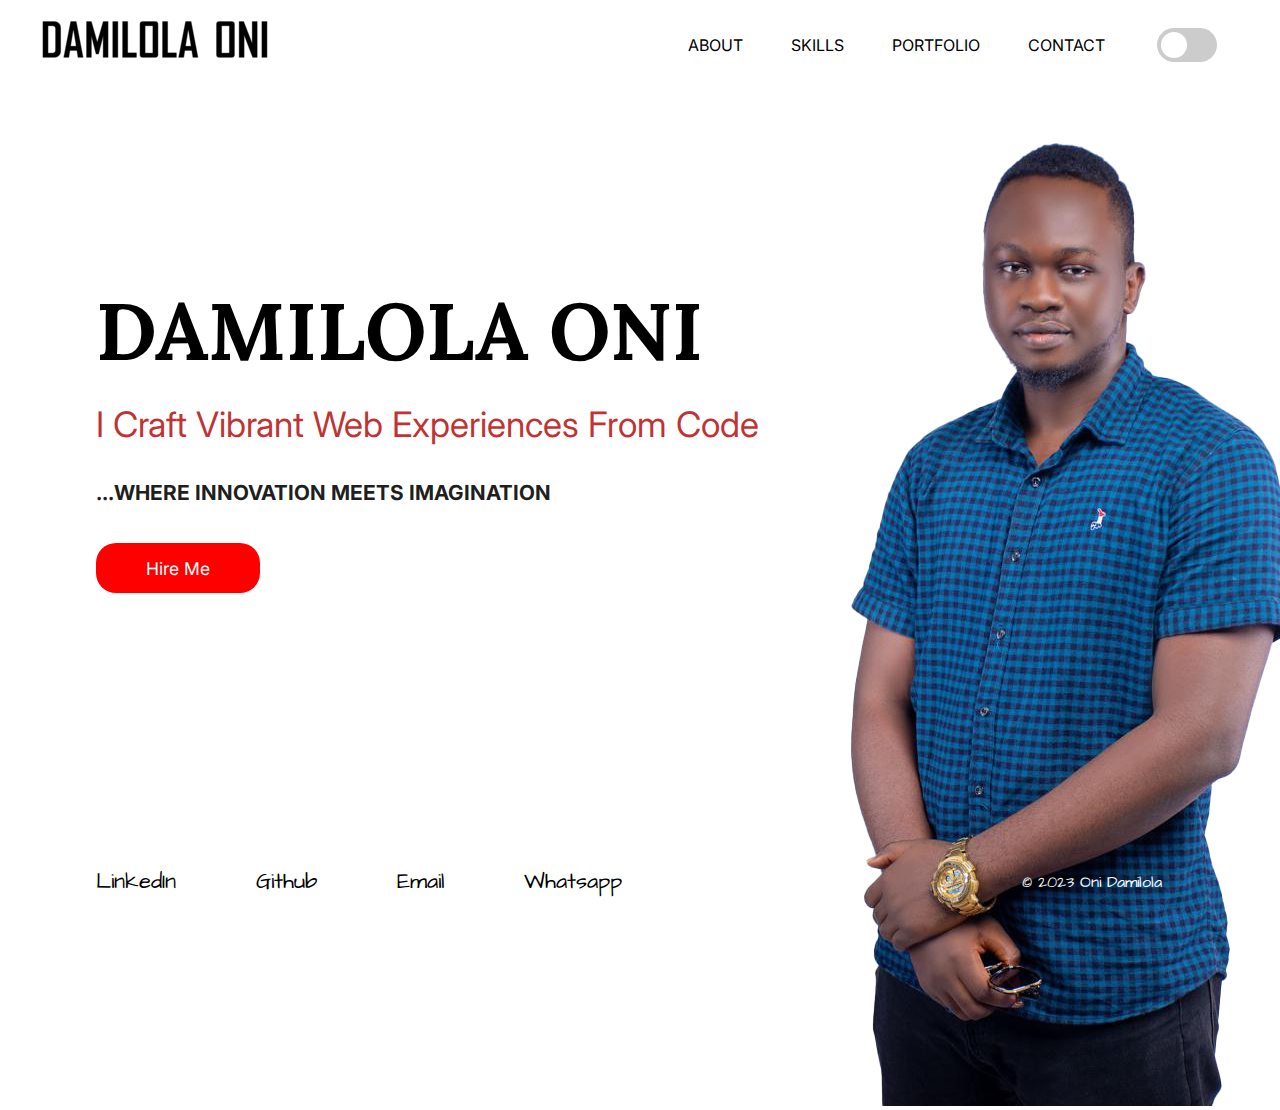
<file: index.html>
<!DOCTYPE html>
<html lang="en">
<head>
    <meta charset="UTF-8">
    <meta name="viewport" content="width=device-width, initial-scale=1.0">
    <title>My Portfolio</title>



    <link rel="icon" type="image/x-icon" href="./images/favicon.ico">
  <link rel="stylesheet" href="./Styles/style.css">
  <link rel="preconnect" href="https://fonts.googleapis.com">
<link rel="preconnect" href="https://fonts.gstatic.com" crossorigin>
<link href="https://fonts.googleapis.com/css2?family=Architects+Daughter&family=Inter:wght@700&family=Lora:ital,wght@0,400;1,500&display=swap" rel="stylesheet">
</head>
<body id="body">

    <header class="nav">
        
        <div class="logo">
            <a href="index.html" class="whiteLogo"><img src="./images/Personal Logo.png" alt="logo"></a>
            <a href="index.html" class="darkLogo"><img src="./images/Personal-Logo-white.png" alt="logo"></a>
        </div>
        

        <div class="right-nav">
            <div class="hamburgerContainer">
            <!-- numeric character code/reference in HTML for Hamburger-->
            <span class="light-ham" style="color: rgb(0, 0, 0);">&#9776;</span>
            <span class="dark-ham" style="color: rgb(255, 255, 255);">&#9776;</span>
            </div>
        
            <div class="overlay" id="overlay">
                <div class="closeButton" onclick="closeOverlay()">&times;</div>
                <ul class="menu" id="navMenuHam">
                    <li><a href="about.html">ABOUT</a></li>
                    <li><a href="skills.html">SKILLS</a></li>
                    <li><a href="portfolio.html">PORTFOLIO</a></li>
                    <li><a href="contact.html">CONTACT</a></li>
                </ul>
                


            </div>
        
        

            <ul class="menu">
                <li><a href="about.html">ABOUT</a></li>
                <li><a href="skills.html">SKILLS</a></li>
                <li><a href="portfolio.html">PORTFOLIO</a></li>
                <li><a href="contact.html">CONTACT</a></li>
            </ul>


    

            <div class="toggle-button" >
                <label class="switch" id="togg">
                    <input type="checkbox" id="toggleCheckbox">
                    <span class="slider round"></span>
                </label>
            </div>

        </div>
        
    
    </header>


    <div class="container">




        <div class="leftSidebar">
            <div class="overlayy"></div>
            <div class="newHeroImage">
                <img src="./images/boss.png" alt="ONI Damilola Img" />
           </div>
                       

            <div class="relativeContainer">
                
                
                <div class="middleContent">
                    <h1>DAMILOLA ONI</h1>
                    <p>I Craft Vibrant Web Experiences From Code</p>
                    <h4>...WHERE INNOVATION MEETS IMAGINATION</h4>
                    <a href="contact.html"><button>Hire Me</button></a>
                </div>
            </div>

            <div class="foot">
                <ul class="leftFooter">
                    <li><a href="https://www.linkedin.com/in/damilola-oni-3a6811107/">LinkedIn</a></li>
                    <li><a href="https://github.com/damsman10">Github</a></li>
                    <li><a href="mailto: damilolaoni07@gmail.com">Email</a></li>
                    <li><a href="https://wa.me/2348108648372">Whatsapp</a></li>
                </ul>
                <div class="rightFooter">
                    <p>© 2023 Oni Damilola</p>
                </div> 

            </div>
        </div>


        

    </div>
    <script src="./Js/script.js"></script>
</body>
</html>
</file>
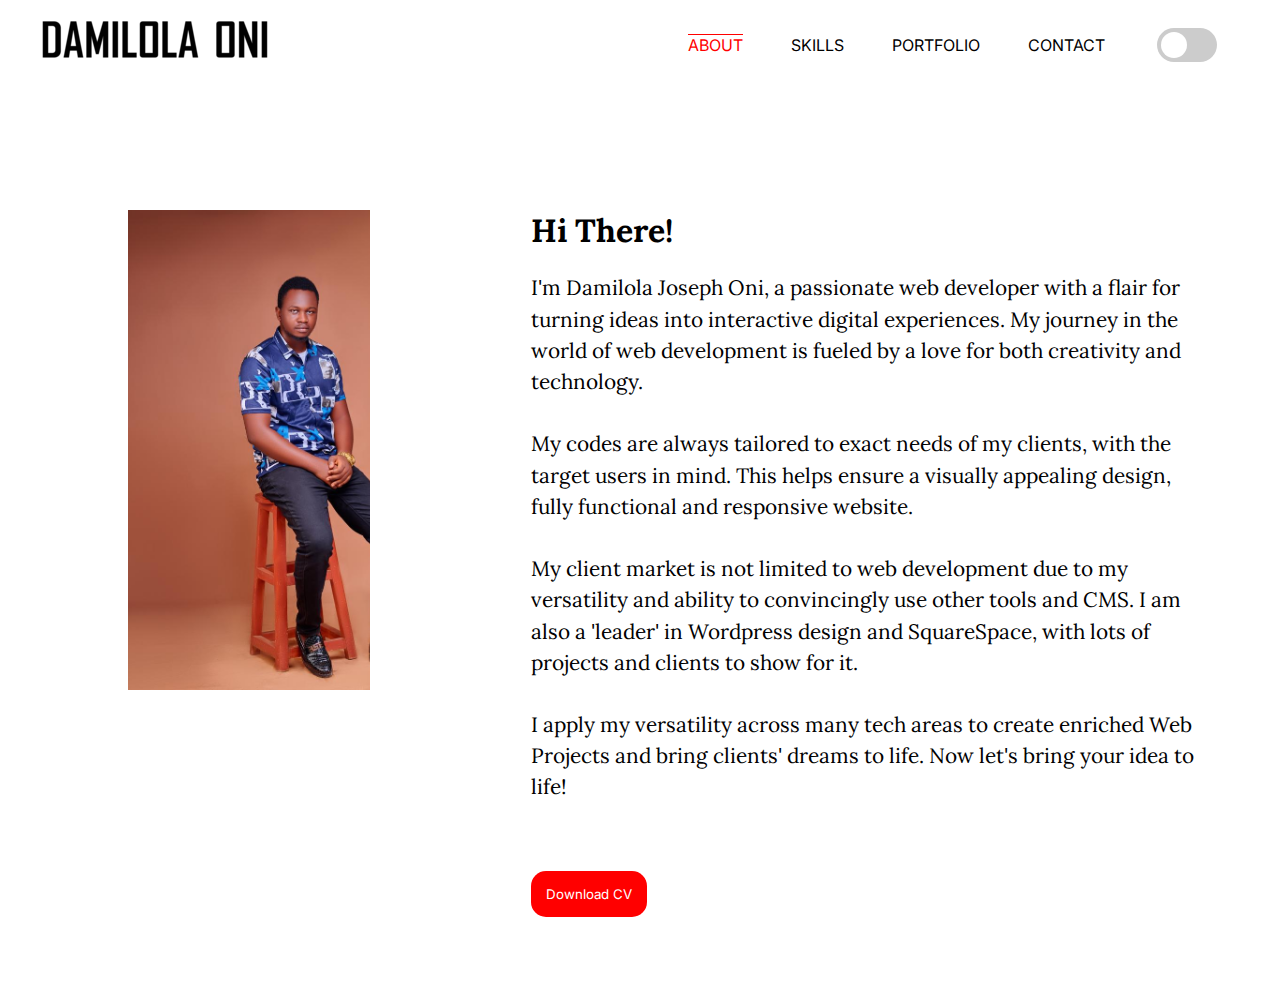
<file: about.html>
<!DOCTYPE html>
<html lang="en">
<head>
    <meta charset="UTF-8">
    <meta name="viewport" content="width=device-width, initial-scale=1.0">
    <title>About</title>
    <link rel="icon" type="image/x-icon" href="./images/favicon.ico">
  <link rel="stylesheet" href="./Styles/style.css">
  <link rel="stylesheet" href="./Styles/about.css">
  <link rel="preconnect" href="https://fonts.googleapis.com">
<link rel="preconnect" href="https://fonts.gstatic.com" crossorigin>
<link href="https://fonts.googleapis.com/css2?family=Architects+Daughter&family=Inter:wght@700&family=Lora:ital,wght@0,400;1,500&display=swap" rel="stylesheet">
</head>
<body id="body">
    
    <header class="nav">
        
        <div class="logo">
            <a href="index.html" class="whiteLogo"><img src="./images/Personal Logo.png" alt="logo"></a>
            <a href="index.html" class="darkLogo"><img src="./images/Personal-Logo-white.png" alt="logo"></a>
        </div>
        

        <div class="right-nav">
            <div class="hamburgerContainer">
            <!-- numeric character code/reference in HTML for Hamburger-->
            <span class="light-ham" style="color: rgb(0, 0, 0);">&#9776;</span>
            <span class="dark-ham" style="color: rgb(255, 255, 255);">&#9776;</span>
            </div>
        
            <div class="overlay" id="overlay">
                <div class="closeButton" onclick="closeOverlay()">&times;</div>
                <ul class="menu" id="navMenuHam">
                    <li><a href="about.html" class="active">ABOUT</a></li>
                    <li><a href="skills.html">SKILLS</a></li>
                    <li><a href="portfolio.html">PORTFOLIO</a></li>
                    <li><a href="contact.html">CONTACT</a></li>
                </ul>
                


            </div>
        
        

            <ul class="menu">
                <li><a href="about.html" class="active">ABOUT</a></li>
                <li><a href="skills.html">SKILLS</a></li>
                <li><a href="portfolio.html">PORTFOLIO</a></li>
                <li><a href="contact.html">CONTACT</a></li>
            </ul>


    

            <div class="toggle-button" >
                <label class="switch" id="togg">
                    <input type="checkbox" id="toggleCheckbox">
                    <span class="slider round"></span>
                </label>
            </div>

        </div>
        
    
    </header>

    <div class="container">   

        <div class="leftSidebar">
            
            
            <div class="relativeContainer">
                <!-- <div class="middleContent">
                    <img src="./images/aboutImg.jpeg" alt="" />
                </div> -->
            </div>

        </div>


        <div class="rightSidebar">
            
            

            <div class="text" id="text">
                <h1>Hi There!</h1>

                <div class="insidePic">
                    <img src="./images/aboutImg.jpeg" alt="about" width="30%" />
                </div>
                <p>I'm Damilola Joseph Oni, a passionate web developer with a flair for turning ideas into interactive digital experiences. My journey in the world of web development is fueled by a love for both creativity and technology.<br><br>

                My codes are always tailored to exact needs of my clients, with the target users in mind. This helps ensure a visually appealing design, fully functional and responsive website.<br><br>
                
                My client market is not limited to web development due to my versatility and ability to convincingly use other tools and CMS. I am also a 'leader' in Wordpress design and SquareSpace, with lots of projects and clients to show for it.<br><br>

                I apply my versatility across many tech areas to create enriched Web Projects and bring clients' dreams to life. Now let's bring your idea to life!
                </p>
                
                <div class="download-btn">
                   <button id="downloadButton" onclick="downloadFile()">Download CV</button>
                </div>
                
            </div>
            
            

        </div>

    </div>
    <script src="./Js/about.js"></script>
</body>
</html>
</file>
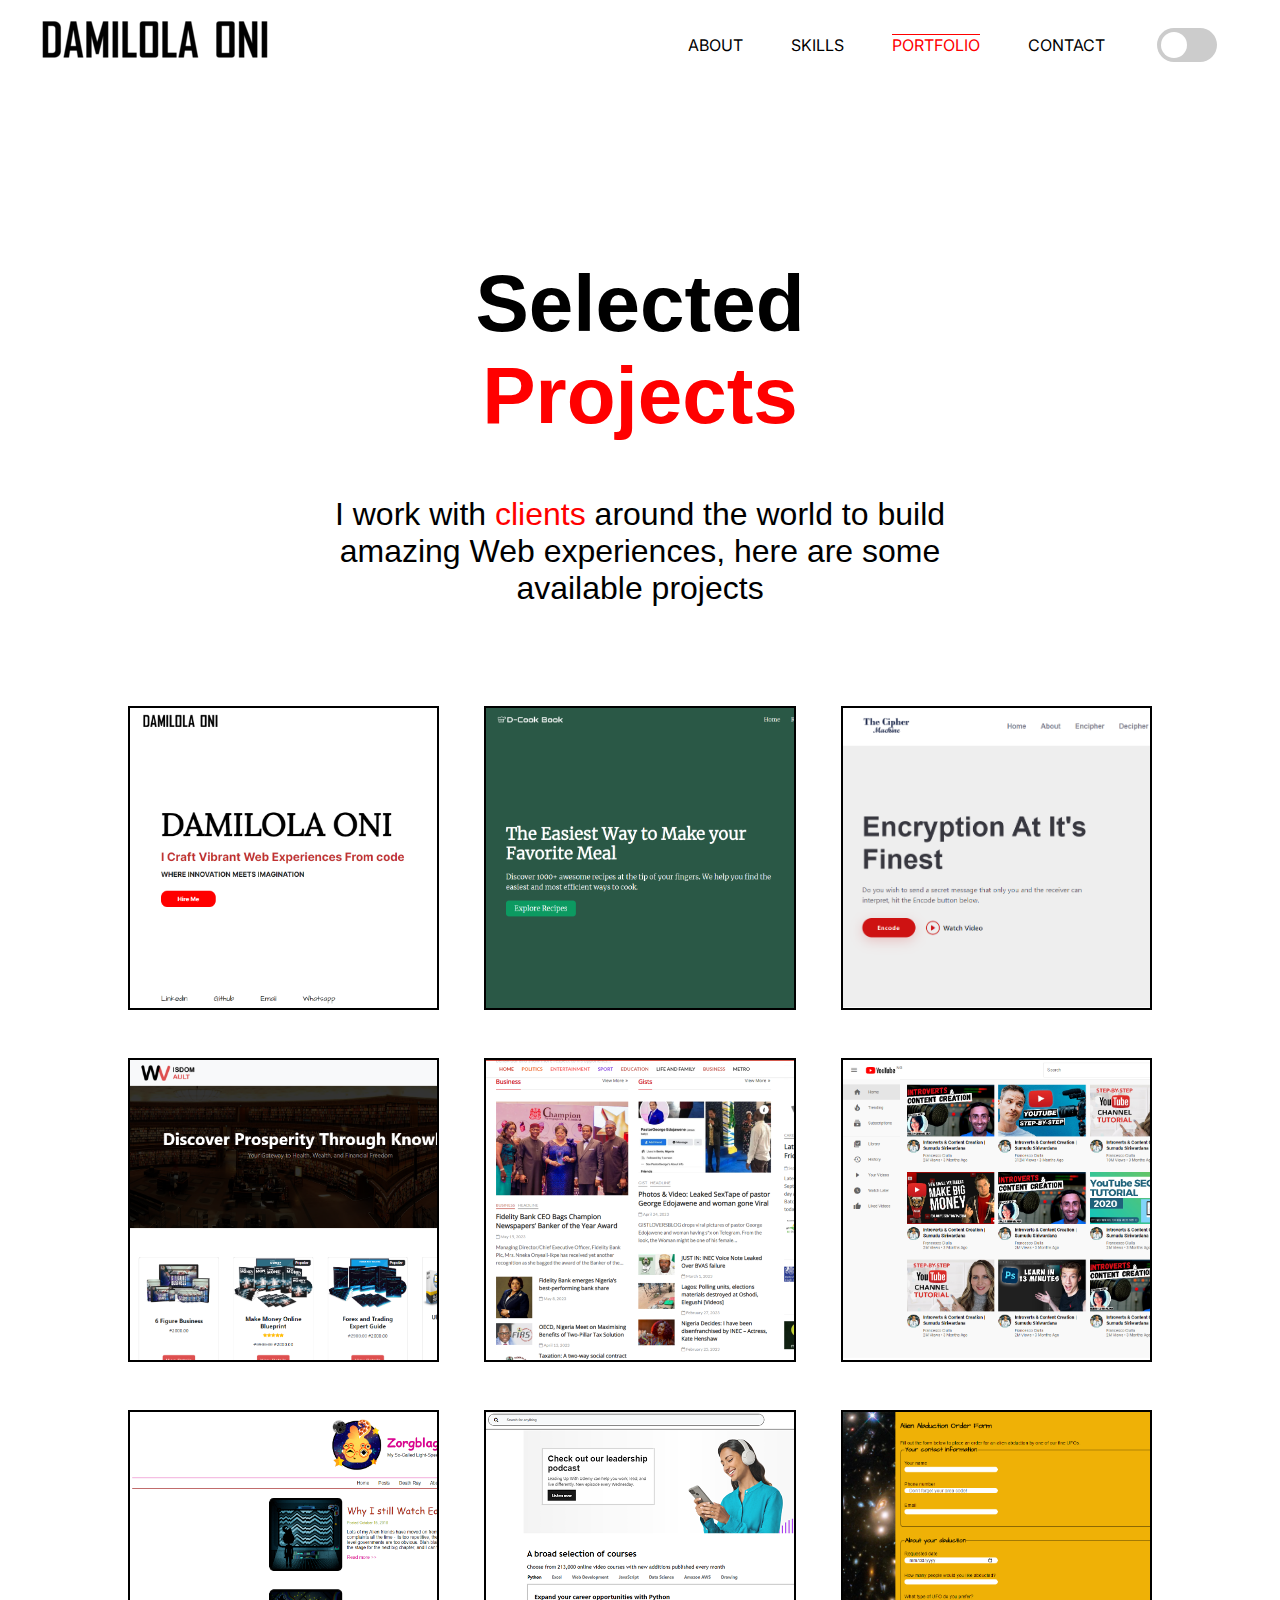
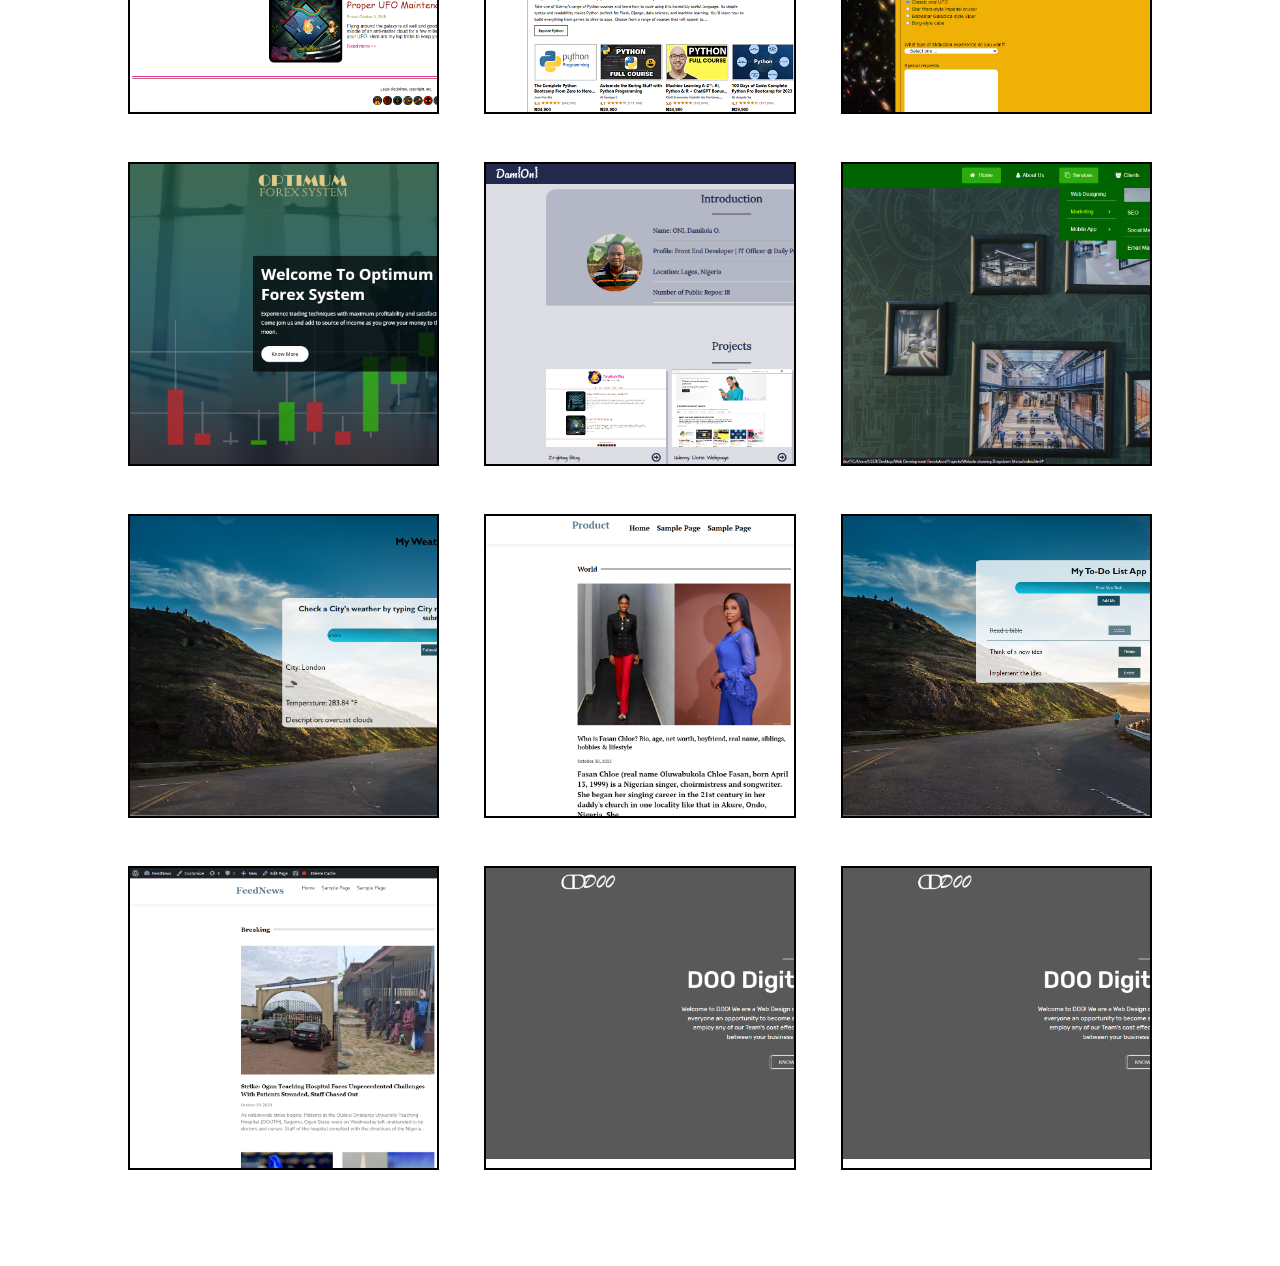
<file: portfolio.html>
<!DOCTYPE html>
<html lang="en">
<head>
    <meta charset="UTF-8">
    <meta name="viewport" content="width=device-width, initial-scale=1.0">
    <title>Portfolio</title>
    <link rel="icon" type="image/x-icon" href="./images/favicon.ico">
  <link rel="stylesheet" href="./Styles/style.css">
  <link rel="stylesheet" href="./Styles/portfolio.css">
  <link rel="preconnect" href="https://fonts.googleapis.com">
<link rel="preconnect" href="https://fonts.gstatic.com" crossorigin>
<link href="https://fonts.googleapis.com/css2?family=Architects+Daughter&family=Inter:wght@700&family=Lora:ital,wght@0,400;1,500&display=swap" rel="stylesheet">

</head>
<body id="body">

    <header class="nav">
        
        <div class="logo">
            <a href="index.html" class="whiteLogo"><img src="./images/Personal Logo.png" alt="logo"></a>
            <a href="index.html" class="darkLogo"><img src="./images/Personal-Logo-white.png" alt="logo"></a>
        </div>
        

        <div class="right-nav">
            <div class="hamburgerContainer">
                <!-- numeric character code/reference in HTML for Hamburger-->
                <span class="light-ham" style="color: rgb(0, 0, 0);">&#9776;</span>
                <span class="dark-ham" style="color: rgb(255, 255, 255);">&#9776;</span>
                </div>
        
            <div class="overlay" id="overlay">
                <div class="closeButton" onclick="closeOverlay()">&times;</div>
                <ul class="menu" id="navMenuHam">
                    <li><a href="about.html">ABOUT</a></li>
                    <li><a href="skills.html">SKILLS</a></li>
                    <li><a href="portfolio.html" class="active">PORTFOLIO</a></li>
                    <li><a href="contact.html">CONTACT</a></li>
                </ul>
                


            </div>
        
        

            <ul class="menu">
                <li><a href="about.html">ABOUT</a></li>
                <li><a href="skills.html">SKILLS</a></li>
                <li><a href="portfolio.html" class="active">PORTFOLIO</a></li>
                <li><a href="contact.html">CONTACT</a></li>
            </ul>


    

            <div class="toggle-button" >
                <label class="switch" id="togg">
                    <input type="checkbox" id="toggleCheckbox">
                    <span class="slider round"></span>
                </label>
            </div>

        </div>
        
    
    </header>

    <!-- <div class="container">
        



    </div> -->

    <div class="relativeContainer">
        <div class="centerContent">
            <h1>Selected <span style="color: red;">Projects</span></h1>
            <p>I work with <span style="color: red;">clients</span> around the world to build amazing Web experiences, here are some available projects</p>
        </div>
    </div>


    


    <div class="portContainer">
        <div class="project-container" id="one">
            <!-- Overlay to be displayed on hover -->
            <div class="overlay-container"></div>
            
            <div class="project-info">

            
            <h2>Real Portfolio</h2>
            <p>The site we are currently on</p>
            </div>
            <div class="project-link">
                <a href="www.nigeria.com" target="_blank"><img src="./images/link.png"></a>
            </div>
        </div>

        <div class="project-container" id="two">
            <div class="overlay-container"></div>
            
            <div class="project-info">

            
            <h2>Recipe Book</h2>
            <p>My Recipe Website</p>
            </div>
            <div class="project-link">
                <a href="www.nigeria.com" target="_blank"><img src="./images/link.png"></a>
            </div>
        </div>

        <div class="project-container" id="three">
            <div class="overlay-container"></div>
            
            <div class="project-info">

            
            <h2>The Cipher Machine</h2>
            <p>Encoding and Decoding web application</p>
            </div>
            <div class="project-link">
                <a href="www.nigeria.com" target="_blank"><img src="./images/link.png"></a>
            </div>
        </div>

        <div class="project-container" id="four">
            <div class="overlay-container"></div>
            
            <div class="project-info">

            
            <h2>Wisdom Vault</h2>
            <p>A simple digital products e-commerce site</p>
            </div>
            <div class="project-link">
                <a href="https://wisdom-vault.netlify.app/" target="_blank"><img src="./images/link.png"></a>
            </div>
        </div>

        <div class="project-container" id="five">
            
            <div class="overlay-container"></div>

            <div class="project-info">
            
            <h2>Alpha News Nigeria</h2>
            <p>A live wordpress site</p>
            </div>
            <div class="project-link">
                <a href="www.nigeria.com" target="_blank"><img src="./images/link.png"></a>
            </div>
        </div>

        <div class="project-container" id="six">

            <div class="overlay-container"></div>

            <div class="project-info">            

            <h2>Youtube</h2>
            <p>This project imitates Youtube site</p>
            </div>
            <div class="project-link">
                <a href="www.nigeria.com" target="_blank"><img src="./images/link.png"></a>
            </div>
        </div>

        <div class="project-container" id="seven">

            <div class="overlay-container"></div>

            <div class="project-info">
            
            <h2>Zorgblag's Blog</h2>
            <p>A single page simple blog</p>
            </div>
            <div class="project-link">
                <a href="www.nigeria.com" target="_blank"><img src="./images/link.png"></a>
            </div>
        </div>

        <div class="project-container" id="eight">
            <div class="overlay-container"></div>
            
            <div class="project-info">

            
            <h2>Udemy</h2>
            <p>This project imitates Udemy site</p>
            </div>
            <div class="project-link">
                <a href="www.nigeria.com" target="_blank"><img src="./images/link.png"></a>
            </div>
        </div>

        <div class="project-container" id="nine">
            
            <div class="overlay-container"></div>

            <div class="project-info">
            
                <h2>Alien Abduction Form</h2>
                <p>Just as the name implies</p>
            </div>

            
            
            <div class="project-link">
                <a href="www.nigeria.com" target="_blank"><img src="./images/link.png"></a>
            </div>
        </div>


        <div class="project-container" id="ten">
            
            <div class="overlay-container"></div>

            <div class="project-info">
            
                <h2>OFX Forex System</h2>
                <p>A Forex website</p>
            </div>

            
            
            <div class="project-link">
                <a href="www.nigeria.com" target="_blank"><img src="./images/link.png"></a>
            </div>
        </div>


        <div class="project-container" id="eleven">
            
            <div class="overlay-container"></div>

            <div class="project-info">
            
                <h2>Portfolio 2</h2>
                <p>My first portfolio</p>
            </div>

            
            
            <div class="project-link">
                <a href="www.nigeria.com" target="_blank"><img src="./images/link.png"></a>
            </div>
        </div>


        <div class="project-container" id="twelve">
            
            <div class="overlay-container"></div>

            <div class="project-info">
            
                <h2>menu Homepage</h2>
                <p>Simple home page</p>
            </div>

            
            
            <div class="project-link">
                <a href="www.nigeria.com" target="_blank"><img src="./images/link.png"></a>
            </div>
        </div>


        <div class="project-container" id="thirteen">
            
            <div class="overlay-container"></div>

            <div class="project-info">
            
                <h2>Weather Application</h2>
                <p>Simple but efficient weather app</p>
            </div>

            
            
            <div class="project-link">
                <a href="www.nigeria.com" target="_blank"><img src="./images/link.png"></a>
            </div>
        </div>


        <div class="project-container" id="fourteen">
            
            <div class="overlay-container"></div>

            <div class="project-info">
            
                <h2>Product Blogsite</h2>
                <p>A neat WP blog</p>
            </div>

            
            
            <div class="project-link">
                <a href="www.nigeria.com" target="_blank"><img src="./images/link.png"></a>
            </div>
        </div>


        <div class="project-container" id="fifteen">
            
            <div class="overlay-container"></div>

            <div class="project-info">
            
                <h2>To-Do list</h2>
                <p>A simple but efficient to-do list</p>
            </div>

            
            
            <div class="project-link">
                <a href="www.nigeria.com" target="_blank"><img src="./images/link.png"></a>
            </div>
        </div>


        <div class="project-container" id="sixteen">
            
            <div class="overlay-container"></div>

            <div class="project-info">
            
                <h2>Feednews Blogsite</h2>
                <p>Another WP blog</p>
            </div>

            
            
            <div class="project-link">
                <a href="www.nigeria.com" target="_blank"><img src="./images/link.png"></a>
            </div>
        </div>


        <div class="project-container" id="seventeen">
            
            <div class="overlay-container"></div>

            <div class="project-info">
            
                <h2>DOO Digital Agency</h2>
                <p>A WP services site</p>
            </div>

            
            
            <div class="project-link">
                <a href="www.nigeria.com" target="_blank"><img src="./images/link.png"></a>
            </div>
        </div>

        <div class="project-container" id="eighteen">
            
            <div class="overlay-container"></div>

            <div class="project-info">
            
                <h2>DOO Digital Agency</h2>
                <p>A WP services site</p>
            </div>

            
            
            <div class="project-link">
                <a href="www.nigeria.com" target="_blank"><img src="./images/link.png"></a>
            </div>
        </div>


        
    </div>
    <script src="./Js/portfolio.js"></script>

</body>
</html>
</file>
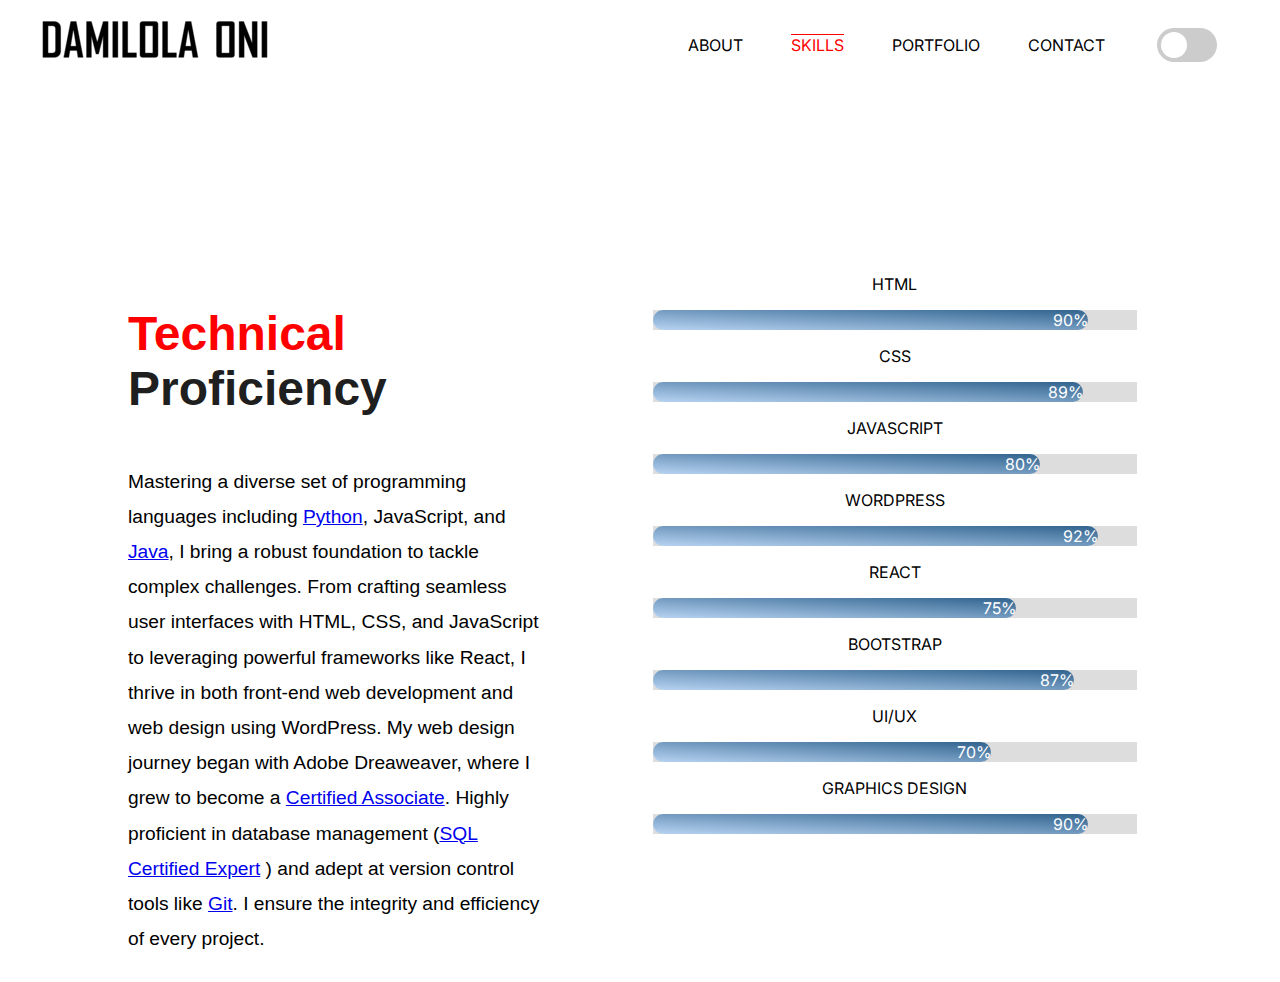
<file: skills.html>
<!DOCTYPE html>
<html lang="en">
<head>
    <meta charset="UTF-8">
    <meta name="viewport" content="width=device-width, initial-scale=1.0">
    <title>Skills</title>
    <link rel="icon" type="image/x-icon" href="./images/favicon.ico">
  <link rel="stylesheet" href="./Styles/style.css">
  <link rel="stylesheet" href="./Styles/skills.css">
  <link rel="preconnect" href="https://fonts.googleapis.com">
<link rel="preconnect" href="https://fonts.gstatic.com" crossorigin>
<link href="https://fonts.googleapis.com/css2?family=Architects+Daughter&family=Inter:wght@700&family=Lora:ital,wght@0,400;1,500&display=swap" rel="stylesheet">
</head>
<body id="body">

    <header class="nav">

        <div class="logo">
            <a href="index.html" class="whiteLogo"><img src="./images/Personal Logo.png" alt="logo"></a>
            <a href="index.html" class="darkLogo"><img src="./images/Personal-Logo-white.png" alt="logo"></a>
        </div>
    

        <div class="right-nav">
            <div class="hamburgerContainer">
            <!-- numeric character code/reference in HTML for Hamburger-->
            <span class="light-ham" style="color: rgb(0, 0, 0);">&#9776;</span>
            <span class="dark-ham" style="color: rgb(255, 255, 255);">&#9776;</span>
            </div>
        
            <div class="overlay" id="overlay">
                <div class="closeButton" onclick="closeOverlay()">&times;</div>
                <ul class="menu" id="navMenuHam">
                    <li><a href="about.html">ABOUT</a></li>
                    <li><a href="skills.html" class="active">SKILLS</a></li>
                    <li><a href="portfolio.html">PORTFOLIO</a></li>
                    <li><a href="contact.html">CONTACT</a></li>
                </ul>
                


            </div>
    
    

            <ul class="menu">
                <li><a href="about.html">ABOUT</a></li>
                <li><a href="skills.html" class="active">SKILLS</a></li>
                <li><a href="portfolio.html">PORTFOLIO</a></li>
                <li><a href="contact.html">CONTACT</a></li>
            </ul>




            <div class="toggle-button" >
                <label class="switch" id="togg">
                    <input type="checkbox" id="toggleCheckbox">
                    <span class="slider round"></span>
                </label>
            </div>

        </div>

    </header>


    
    <div class="container">
        <div class="leftSidebar">
            
            

            <div class="relativeContainer">
                <div class="middleContent">
                    <h4><span style="color: red;">Technical </span>Proficiency</h4>
                    <p>Mastering a diverse set of programming languages including <a href="https://www.sololearn.com/certificates/CT-OROFREKX" target="_blank">Python</a>, JavaScript, and <a href="https://drive.google.com/file/d/11Tt7SPlyB6WKs9Fg6dy9uVgmebKvL9XF/view?usp=sharing" target="_blank">Java</a>, I bring a robust foundation to tackle complex challenges. From crafting seamless user interfaces with HTML, CSS, and JavaScript to leveraging powerful frameworks like React, I thrive in both front-end web development and web design using WordPress. My web design journey began with Adobe Dreaweaver, where I grew to become a <a href="https://drive.google.com/file/d/1Ic2W0_4GXM-i7rwEN4Tb4Rt5CkAvDWCZ/view?usp=sharing" target="_blank">Certified Associate</a>. Highly proficient in database management (<a href="https://drive.google.com/file/d/1CQAnScDyFUPSV45txcSGUW9QuVWmdcv0/view?usp=sharing" target="_blank">SQL Certified Expert</a> ) and adept at version control tools like <a href="https://github.com/damsman10?tab=repositories" target="_blank">Git</a>. I ensure the integrity and efficiency of every project.</p>
                </div>
            </div>

        </div>


        <div class="rightSidebar">

            <div class="insideContent">
                <h4><span style="color: red;">Technical </span>Proficiency</h4>
                <p>Mastering a diverse set of programming languages including <a href="https://www.sololearn.com/certificates/CT-OROFREKX" target="_blank">Python</a>, JavaScript, and <a href="https://drive.google.com/file/d/11Tt7SPlyB6WKs9Fg6dy9uVgmebKvL9XF/view?usp=sharing" target="_blank">Java</a>, I bring a robust foundation to tackle complex challenges. From crafting seamless user interfaces with HTML, CSS, and JavaScript to leveraging powerful frameworks like React, I thrive in both front-end web development and web design using WordPress. My web design journey began with Adobe Dreaweaver, where I grew to become a <a href="https://drive.google.com/file/d/1Ic2W0_4GXM-i7rwEN4Tb4Rt5CkAvDWCZ/view?usp=sharing" target="_blank">Certified Associate</a>. Highly proficient in database management (<a href="https://drive.google.com/file/d/1CQAnScDyFUPSV45txcSGUW9QuVWmdcv0/view?usp=sharing" target="_blank">SQL Certified Expert</a> ) and adept at version control tools like <a href="https://github.com/damsman10?tab=repositories" target="_blank">Git</a>. I ensure the integrity and efficiency of every project.</p>
            </div>
        

            <div class="allSkills">

                <p class="skillName">HTML</p>
                <div class="skillContainer">
                    <div class="html skill">
                        <p>90%</p>
                    </div>
                </div>

                <p class="skillName">CSS</p>
                <div class="skillContainer">
                    <div class="css skill">
                        <p>89%</p>
                    </div>
                </div>

                <p class="skillName">JAVASCRIPT</p>
                <div class="skillContainer">
                    <div class="js skill">
                        <p>80%</p>
                    </div>
                </div>  

                <p class="skillName">WORDPRESS</p>
                <div class="skillContainer">
                    <div class="wp skill">
                        <p>92%</p>
                    </div>
                </div>

                <p class="skillName">REACT</p>
                <div class="skillContainer">
                    <div class="react skill">
                        <p>75%</p>
                    </div>
                </div>

                <p class="skillName">BOOTSTRAP</p>
                <div class="skillContainer">
                    <div class="bs skill">
                        <p>87%</p>
                    </div>
                </div>


                <p class="skillName">UI/UX</p>
                <div class="skillContainer">
                    <div class="uiux skill">
                        <p>70%</p>
                    </div>
                </div>
                
                <p class="skillName">GRAPHICS DESIGN</p>
                <div class="skillContainer">
                   <div class="graphics skill">
                    <p>90%</p>
                    </div> 
                </div>
                
            
            </div>

                
                
            
            

        </div>

    </div>
    <script src="./Js/skills.js"></script>
</body>
</html>
</file>
<file: Styles/style.css>
#body {
  margin: 0;
  padding: 0;
  box-sizing: border-box;
  font-family: 'Inter', sans-serif;
  background-color: #fff;
  color: #000;
  transition: color 0.3s ease;
  /* show scroll bar */
  overflow: hidden;
}

.dark-mode #body {
background-color: #000;
color: #fff;
}

.dark-mode .middleContent h1 {
  color: #fff;
}

.nav {
  display: flex;
  align-items: center;
  justify-content: space-between;
  margin: 1rem 1.5rem;
  padding-left: 1rem;
}

header {
  height: 50px; 
}

.logo .darkLogo {
  display: none;
}

.dark-mode .logo .darkLogo {
  display: block;
  margin-top: 0;
}

.dark-mode .logo .whiteLogo {
  display: none;
}

.nav .right-nav {
  display: flex;
  align-items: center;
  gap: 2rem;
  padding-top: 0.5rem;
  padding-right: 1.5rem;
}

.hamburgerContainer {
  font-size: 1.8rem;
  color: #000;
  margin: 5px 20px 0 0;
  display: none;
  cursor: pointer;
}

/* Styles for the mobile navigation menu */
#navMenuHam {
  list-style: none;
  margin: 0;
  padding: 0;
}


#navMenuHam li {
  margin-bottom: 10px;
}

.hamburgerContainer .dark-ham {
  display: none;
}

/*
888888888888888 */
/* .dark-mode #navMenuHam{
  background-color: #000;
  color: #fff;
} */

.overlay {
  display: none;
  position: fixed;
  top: 0;
  left: 0;
  width: 100%;
  height: 100%;
  background-color: rgba(0, 0, 0, 0.7);
  z-index: 1;
}


/* Additional styles for the close button */
.closeButton {
  position: absolute;
  top: 10px;
  right: 10px;
  font-size: 24px; /* Adjust the font size as needed */
  cursor: pointer;
}

/* .dark-mode .closeButton {
  color: #fff;
} */


/* .dark-mode .hamburgerContainer {
  font-size: 1.8rem;
  color: #fff;
} */

.nav ul {
    margin-right: 20px;
    display: flex;
    align-items: center;
    justify-content: center;
    gap: 3rem;
    padding: 0;
}
.nav ul li {
    list-style-type: none;
    font-family: 'Inter', sans-serif;
}

.nav ul li a {
    text-decoration: none;
    color: #000;
    transition: color 0.3s ease;
}
.nav ul li .active{
  text-decoration: overline;
  color: red;
}
.nav ul li:hover{
    text-decoration:overline;
    color: red;
}

.dark-mode .nav ul li a {
    text-decoration: none;
    color: #fff;
    transition: color 0.3s ease;
}
.dark-mode .nav ul li .active{
  text-decoration: overline;
  color: red;
}
.dark-mode .nav ul li:hover{
    text-decoration:overline;
    color: red;
}

.dark-mode .leftFooter a{
    color: #fff
}
.dark-mode .foot{
    color: #fff
}



.toggle-button {
        margin-right: 15px;
    }




.container {
    display: flex;
    margin-left: 6rem;
    height: 100vh;
    
}


.leftSidebar {
    width: 90%;
}

.newHeroImage {
  margin: auto;
  position: absolute;
  left: 55%;
  
  /* top: 40%; */
  /* left: 40%; */
}

/*To Center Items vertically within container 

* {
  margin: 0;
  padding: 0;
  box-sizing: border-box;
} 

.container {
  position: relative;
  height: 400px;
  border: 2px solid #006100;
}

.centered-element {
  margin: 0;
  position: absolute;
  top: 50%;
  transform: translateY(-50%);
}

*/
.relativeContainer {
    position: relative;
    height: 30rem;
}



.middleContent {
    margin: 0;
    position: absolute;
    top: 30%;
    width: 80%;
}

h1 {
    font-size: 6rem;
    font-family: 'Lora', serif;
}
.middleContent p {
    margin-top: -2rem;
    font-size: 2.2rem;
    color: rgba(185, 21, 21, 0.89);
    font-family: 'Inter', sans-serif;
}
.middleContent h4 {
    font-size: 1.3rem;
    color: rgba(0, 0, 0, 0.89);
    font-family: 'Inter', sans-serif;
    /* margin-top: rem; */
}
.middleContent button {
    font-size: 1.1rem;
    margin-top: 10px;
    padding: 10px 50px 10px 50px;
    background-color: red;
    color: white;
    height: 50px;
    border: none;
    border-radius: 20px;
    cursor: pointer;
    font-family: 'Inter', sans-serif;
}

.foot {
    margin-top: 18rem;
}

.foot {
  display: flex;
  align-items: center;
  justify-content: space-between;
}

.foot ul {
    display: flex;
    align-items: center;
    justify-content: left;
    gap: 5rem;
    padding: 0;
   flex-wrap: wrap;
} 
.foot ul li {
    list-style-type: none;
    font-size: 22px;
    font-family: 'Architects Daughter', cursive;
        
} 
.rightFooter p{
    font-family: 'Architects Daughter', cursive;
        
} 
.foot ul a {
    text-decoration: none;
    color: #000;
}





.rightSidebar {
    width: 45%;
    height: 100%;
    background-color: #000;
    color: white;
}


/* ------------------------------------------------------- */
/* The switch - the box around the slider */
.switch {
    position: relative;
    display: inline-block;
    width: 60px;
    height: 34px;
  }
  
  /* Hide default HTML checkbox*/
  .switch input {
    opacity: 0;
    width: 0;
    height: 0;
  }

  

  /* The slider */
.slider {
    position: absolute;
    cursor: pointer;
    top: 0;
    left: 0;
    right: 0;
    bottom: 0;
    background-color: #ccc;
    -webkit-transition: .4s;
    transition: .4s;
  }
  
  .slider:before {
    position: absolute;
    content: "";
    height: 26px;
    width: 26px;
    left: 4px;
    bottom: 4px;
    background-color: white;
    -webkit-transition: .4s;
    transition: .4s;
  }
  
  input:checked + .slider {
    background-color: #000;
    border:1px solid white;
  }
  
  input:focus + .slider {
    box-shadow: 0 0 1px #2196F3;
  }
  
  input:checked + .slider:before {
    -webkit-transform: translateX(26px);
    -ms-transform: translateX(26px);
    transform: translateX(26px);
  }
  
  /* Rounded sliders */
  .slider.round {
    border-radius: 34px;
  }
  
  .slider.round:before {
    border-radius: 50%;
  }
  /* ------------------------------------------------------- */

  .heroImage {
    height: 95%;
    background-image:url(../images/boss.png);
    background-size: cover;
    position: relative;
  }

  .heroImage .rightFooter {
    font-family: 'Architects Daughter', cursive;
    position: absolute;
    top: 49rem;
    left: 15rem;
  }


  /* ------------------------------------------ */



@media only screen and (max-width: 1600px) {
  h1 {
    font-size: 5.5rem;
  }
}
@media only screen and (max-width: 1500px) {
  .rightFooter p{
    color: #fff;
    z-index: 0;
    position: relative;
} 
}

@media only screen and (max-width: 1450px) {
  h1 {
    font-size: 5rem;
  }
  
}
@media only screen and (max-width: 1220px) {
  .middleContent p {
    font-size: 2rem;
}
  .newHeroImage {
  left: 50%;
}

.foot ul {
  gap: 4rem;
} 

.foot ul li {
  font-size: 18px;
      
} 

}


@media only screen and (max-width: 911px) {
  h1 {
    font-size: 3.5rem;
  }
  .middleContent p {
    font-size: 1.8rem;
    margin-top: 1rem;
}
  .middleContent {
    z-index: 2;
    width: 96%;
}
.middleContent h4 {
  /* display: none; */
}
  .newHeroImage {
  left: 4%;
}

.foot ul {
  gap: 3rem;
  z-index: 2;
} 

.overlayy {
  position: fixed;
  top: 0;
  left: 0;
  width: 100%;
  height: 100%;
  background: rgba(255, 255, 255, 0.6); /* Adjust the alpha value for the desired transparency */
  /* opacity: 0; */
  /* transition: opacity 0.3s ease-in-out; */
  z-index: 1;
}

.logo, .hamburgerContainer {
  z-index: 2;
}
.overlay {
  z-index: 5;
}



.rightFooter p{
  color: #000;
  z-index: 2;
} 

.leftSidebar {
  width: 95%;
}

.container {
margin-left: 2.8rem;

}

}






@media only screen and (max-width: 620px) {
  .foot ul {
    display: none;
  } 
  .newHeroImage {
    left: 1%;
  }

  body {
    overflow: auto;
  }
}






/* @media only screen and (max-width: 1201px) {
  
  .container {
    display: block;
    margin-top: 8rem;
    margin-left: 10%;
    height: 100vh;
    
}

.middleContent h1 {
  font-size: 5rem;
}
  


} */



@media only screen and (max-width: 1011px) {
  /* .logo img {
    width: 35%;
  } */
  .nav ul {
    display: none;
  }
  /* .nav ul.active {
    display: block;
  } */

  .nav .toggle-button {
    display: none;
  }
  
  
  #navMenuHam.active {
    display: block;
  }
  
  /* --------------- */
  .dark-mode #navMenuHam.active {
    display: block;
  }

  .dark-mode #navMenuHam {
    background-color: #000;
  }
  .dark-mode .closeButton {
    color: #ffffff;
  }
  .dark-mode #navMenuHam {
    background-color: #000;
  }
  /* --------------- */
  
  .hamburgerContainer {
    display: block; 
    cursor: pointer;
    padding: 10px;   
  }
  

/* -------------- dark mode hamburger -------- */
  .dark-mode .hamburgerContainer .light-ham {
    display: none;
  }
  .dark-mode .hamburgerContainer .dark-ham {
    display: block;
  }
/* -------------- dark mode hamburger -------- */


  #overlay.active {
    display: block;
  }

 

  #navMenuHam {
      display: flex;
      flex-direction: column;
      align-items: flex-start;
      padding: 20px;
      background-color: #fff;
  }
  .text {
    margin-top: 6.7rem;
  }
  .nav .right-nav {
    padding-top: 0;
  }
}
</file>
<file: Styles/about.css>
#body {
    margin: 0;
    padding: 0;
    box-sizing: border-box;
    font-family: 'Inter', sans-serif;
    background-color: #fff;
    color: #000;
    transition: color 0.3s ease;
    /* show scroll bar */
    overflow: auto;
}

.dark-mode #body {
  background-color: #000;
  color: #fff;
}



.nav {
  display: flex;
  align-items: center;
  justify-content: space-between;
  margin: 1rem 1.5rem;
  padding-left: 1rem;
}

header {
  height: 50px; 
}

.logo .darkLogo {
  display: none;
}

.dark-mode .logo .darkLogo {
  display: block;
  margin-top: 0;
}

.dark-mode .logo .whiteLogo {
  display: none;
}

.nav .right-nav {
  display: flex;
  align-items: center;
  gap: 2rem;
  padding-top: 0.5rem;
  padding-right: 1.5rem;
}

.hamburgerContainer {
  font-size: 1.8rem;
  color: #000;
  margin: 5px 20px 0 0;
  display: none;
  cursor: pointer;
}

/* Styles for the mobile navigation menu */
#navMenuHam {
  list-style: none;
  margin: 0;
  padding: 0;
}


#navMenuHam li {
  margin-bottom: 10px;
}

.hamburgerContainer .dark-ham {
  display: none;
}

/*
888888888888888 */
/* .dark-mode #navMenuHam{
  background-color: #000;
  color: #fff;
} */

.overlay {
  display: none;
  position: fixed;
  top: 0;
  left: 0;
  width: 100%;
  height: 100%;
  background-color: rgba(0, 0, 0, 0.7);
  z-index: 3;
}


/* Additional styles for the close button */
.closeButton {
  position: absolute;
  top: 10px;
  right: 10px;
  font-size: 24px; /* Adjust the font size as needed */
  cursor: pointer;
}

/* .dark-mode .closeButton {
  color: #fff;
} */


/* .dark-mode .hamburgerContainer {
  font-size: 1.8rem;
  color: #fff;
} */

.nav ul {
    margin-right: 20px;
    display: flex;
    align-items: center;
    justify-content: center;
    gap: 3rem;
    padding: 0;
}
.nav ul li {
    list-style-type: none;
    font-family: 'Inter', sans-serif;
}

.nav ul li a {
    text-decoration: none;
    color: #000;
    transition: color 0.3s ease;
}
.nav ul li .active{
  text-decoration: overline;
  color: red;
}
.nav ul li:hover{
    text-decoration:overline;
    color: red;
}

.dark-mode .nav ul li a {
    text-decoration: none;
    color: #fff;
    transition: color 0.3s ease;
}
.dark-mode .nav ul li .active{
  text-decoration: overline;
  color: red;
}
.dark-mode .nav ul li:hover{
    text-decoration:overline;
    color: red;
}



.toggle-button {
        margin-right: 15px;
    }





.container {
    display: flex;
    margin-left: 10%;
    
}


.leftSidebar {
    width: 35%;
}




.relativeContainer {
    height: 30rem;
    margin-top: 8rem;
    background-image: url('../images/aboutImg.jpeg');
    background-size: cover;
    width: 60%;
}


.rightSidebar {
    width: 65%;
    height: 100%;
    background-color: transparent;
    color: #000;
}

/* .nav {
    margin-top: 10px;
    display: block;
    display: flex;
    align-items: center;
    justify-content: right;
    flex-wrap: wrap;
    margin-right: 3rem;
} */



/* ------------------------------------------------------- */
/* The switch - the box around the slider */
.switch {
    position: relative;
    display: inline-block;
    width: 60px;
    height: 34px;
  }
  
  /* Hide default HTML checkbox*/
  .switch input {
    opacity: 0;
    width: 0;
    height: 0;
  }

  

  /* The slider */
.slider {
    position: absolute;
    cursor: pointer;
    top: 0;
    left: 0;
    right: 0;
    bottom: 0;
    background-color: #ccc;
    -webkit-transition: .4s;
    transition: .4s;
  }
  
  .slider:before {
    position: absolute;
    content: "";
    height: 26px;
    width: 26px;
    left: 4px;
    bottom: 4px;
    background-color: white;
    -webkit-transition: .4s;
    transition: .4s;
  }
  
  input:checked + .slider {
    background-color: #000;
    border:1px solid white;
  }
  
  input:focus + .slider {
    box-shadow: 0 0 1px #2196F3;
  }
  
  input:checked + .slider:before {
    -webkit-transform: translateX(26px);
    -ms-transform: translateX(26px);
    transform: translateX(26px);
  }
  
  /* Rounded sliders */
  .slider.round {
    border-radius: 34px;
  }
  
  .slider.round:before {
    border-radius: 50%;
  }
  /* ------------------------------------------------------- */

.text {
    margin-top: 8rem;
    padding-bottom: 2rem;
    width: 75%;
}
.insidePic {
  display: none;
}
.text h1 {
    font-size: 2rem;
    font-family: 'Lora', serif;
}




.text p {
    font-size: 1.3rem;
    font-family: 'Lora', serif;
    line-height: 1.5;
    padding-bottom: 3rem;
}
.text a {
    font-size: 1.6rem;
    font-family: 'Inter', sans-serif;
    color: red;
    text-decoration: none;
}


.download-btn button {
  padding: 15px;
  background-color: red;
  color: #fff;
  font-family: 'Inter', sans-serif;
  cursor: pointer;
  border: none;
  border-radius: 15px;
}

/* ------------------------------------------ */



@media only screen and (max-width: 1319px) {
  .text {
    width: 90%;
}
}

@media only screen and (max-width: 1200px) {
  
  .container {
    display: block;
    margin-top: 8rem;
    margin-left: 10%;
    height: 100vh;
    
}

.leftSidebar {
  display: none;
}
  

  .text {
    margin-top: 0;
    width: 135%;

  }

  .insidePic {
    display: block;
  }


}



@media only screen and (max-width: 1011px) {
  /* .logo img {
    width: 35%;
  } */
  .nav ul {
    display: none;
  }
  /* .nav ul.active {
    display: block;
  } */

  .nav .toggle-button {
    display: none;
  }
  
  
  #navMenuHam.active {
    display: block;
  }
  
  /* --------------- */
  .dark-mode #navMenuHam.active {
    display: block;
  }

  .dark-mode #navMenuHam {
    background-color: #000;
  }
  .dark-mode .closeButton {
    color: #ffffff;
  }
  .dark-mode #navMenuHam {
    background-color: #000;
  }
  /* --------------- */
  
  .hamburgerContainer {
    display: block; 
    cursor: pointer;
    padding: 10px;   
  }
  

/* -------------- dark mode hamburger -------- */
  .dark-mode .hamburgerContainer .light-ham {
    display: none;
  }
  .dark-mode .hamburgerContainer .dark-ham {
    display: block;
  }
/* -------------- dark mode hamburger -------- */


  #overlay.active {
    display: block;
  }

 

  #navMenuHam {
      display: flex;
      flex-direction: column;
      align-items: flex-start;
      padding: 20px;
      background-color: #fff;
  }
  .text {
    margin-top: 6.7rem;
  }
  .nav .right-nav {
    padding-top: 0;
  }
}

@media only screen and (max-width: 1011px) {
  .insidePic {
    width: 150%;
  }
}
@media only screen and (max-width: 500px) {
  .insidePic {
    width: 200%;
  }
}
</file>
<file: Styles/portfolio.css>
#body {
  margin: 0;
  padding: 0;
  box-sizing: border-box;
  font-family: 'Inter', sans-serif;
  background-color: #fff;
  color: #000;
  transition: color 0.3s ease;
  /* show scroll bar */
  overflow: auto;
}

.dark-mode #body {
background-color: #000;
color: #fff;
}

.nav {
  display: flex;
  align-items: center;
  justify-content: space-between;
  margin: 1rem 1.5rem;
  padding-left: 1rem;
}

header {
  height: 50px; 
}

.logo .darkLogo {
  display: none;
}

.dark-mode .logo .darkLogo {
  display: block;
  margin-top: 0;
}

.dark-mode .logo .whiteLogo {
  display: none;
}

.nav .right-nav {
  display: flex;
  align-items: center;
  gap: 2rem;
  padding-top: 0.5rem;
  padding-right: 1.5rem;
}

.hamburgerContainer {
  font-size: 1.8rem;
  color: #000;
  margin: 5px 20px 0 0;
  display: none;
  cursor: pointer;
}

/* Styles for the mobile navigation menu */
#navMenuHam {
  list-style: none;
  margin: 0;
  padding: 0;
}

#navMenuHam li {
  margin-bottom: 10px;
}

.hamburgerContainer .dark-ham {
  display: none;
}

.overlay {
  display: none;
  position: fixed;
  top: 0;
  left: 0;
  width: 100%;
  height: 100%;
  background-color: rgba(0, 0, 0, 0.7);
  z-index: 3;
}


/* Additional styles for the close button */
.closeButton {
  position: absolute;
  top: 10px;
  right: 10px;
  font-size: 24px; /* Adjust the font size as needed */
  cursor: pointer;
}

.nav ul {
  margin-right: 20px;
  display: flex;
  align-items: center;
  justify-content: center;
  gap: 3rem;
  padding: 0;
}
.nav ul li {
  list-style-type: none;
  font-family: 'Inter', sans-serif;
}

.nav ul li a {
  text-decoration: none;
  color: #000;
  transition: color 0.3s ease;
}
.nav ul li .active{
text-decoration: overline;
color: red;
}
.nav ul li:hover{
  text-decoration:overline;
  color: red;
}

.dark-mode .nav ul li a {
  text-decoration: none;
  color: #fff;
  transition: color 0.3s ease;
}
.dark-mode .nav ul li .active{
text-decoration: overline;
color: red;
}
.dark-mode .nav ul li:hover{
  text-decoration:overline;
  color: red;
}

.toggle-button {
  margin-right: 15px;
}



.container {
    display: flex;
    margin-left: 10%;
    
}


/* .leftSidebar {
    width: 40%;
} */

header {
    margin-top: 5px;
    height: 50px;
}




.rightSidebar {
    width: 60%;
    height: 100%;
    background-color: #fff;
    color: #000;
}




/* ------------------------------------------------------- */
/* The switch - the box around the slider */
.switch {
    position: relative;
    display: inline-block;
    width: 60px;
    height: 34px;
  }
  
  /* Hide default HTML checkbox*/
  .switch input {
    opacity: 0;
    width: 0;
    height: 0;
  }

  

  /* The slider */
.slider {
    position: absolute;
    cursor: pointer;
    top: 0;
    left: 0;
    right: 0;
    bottom: 0;
    background-color: #ccc;
    -webkit-transition: .4s;
    transition: .4s;
  }
  
  .slider:before {
    position: absolute;
    content: "";
    height: 26px;
    width: 26px;
    left: 4px;
    bottom: 4px;
    background-color: white;
    -webkit-transition: .4s;
    transition: .4s;
  }
  
  input:checked + .slider {
    background-color: #000;
    border:1px solid white;
  }
  
  input:focus + .slider {
    box-shadow: 0 0 1px #2196F3;
  }
  
  input:checked + .slider:before {
    -webkit-transform: translateX(26px);
    -ms-transform: translateX(26px);
    transform: translateX(26px);
  }
  
  /* Rounded sliders */
  .slider.round {
    border-radius: 34px;
  }
  
  .slider.round:before {
    border-radius: 50%;
  }
  /* ------------------------------------------------------- */


.relativeContainer {
  height: 20rem;
  margin: auto;
  margin-top: 12rem;
  /* background-size: cover; */
  width: 50%;
}

.centerContent h1 {
  font-size: 5rem;
  font-family:'Gill Sans', 'Gill Sans MT', Calibri, 'Trebuchet MS', sans-serif;
  text-align: center;
}

.centerContent p {
  font-size: 2rem;
  text-align: center;
  font-family:'Gill Sans', 'Gill Sans MT', Calibri, 'Trebuchet MS', sans-serif;
}

.portContainer {
  background-color: transparent;
  margin: 8rem 0 3rem 12rem;
  width: 80%;
  display: flex;
  align-items: center;
  justify-content: space-between;
  flex-wrap: wrap;
}


/* Style for the container */
.project-container {
  margin: 0;
  position: relative;
  width: 30%;
  border: 2px solid #000;
  margin-bottom: 3rem;
  height: 300px;
  background-color: #f0f0f0;
  /* background-image: url('../images/My-Portfolio.png'); //check individual IDs for images
  background-size: cover;*/
  overflow: hidden;
}


/* Style for the overlay container */
.overlay-container {
  position: absolute;
  top: 0;
  left: 0;
  width: 100%;
  height: 100%;
  background: rgba(0, 0, 0, 0.9); /* Adjust the alpha value for the desired transparency */
  opacity: 0;
  transition: opacity 0.3s ease-in-out;
}

/* Style for the link, h2, and p, initially hidden */
.project-link, .project-info {
  position: absolute;
  top: 50%;
  left: 50%;
  transform: translate(-50%, -50%);
  text-align: center;
  opacity: 0; /*opacity at 0 hides it */
  transition: opacity 0.3s ease-in-out;
}

/* Add hover effect to the container */
.project-container:hover .overlay-container,
.project-container:hover .project-link,
.project-container:hover .project-info {
  opacity: 1;
}

.project-info {
  color: white;
}
.project-link {
  top: 80%;
}

#one {
  background-image: url('../images/portfolink.png');
  background-size: cover;
}
#two {
  background-image: url('../images/recipe-book.png');
  background-size: cover;
}
#three {
  background-image: url('../images/cipher.png');
  background-size: cover;
}
#four {
  background-image: url('../images/Wisdom-vault.png');
  background-size: cover;
}
#five {
  background-image: url('../images/alpha.png');
  background-size: cover;
}
#six {
  background-image: url('../images/Youtube-ss.png');
  background-size: cover;
}
#seven {
  background-image: url('../images/Alien-Blog.png');
  background-size: cover;
}
#eight {
  background-image: url('../images/Udemy-ss.png');
  background-size: cover;
}
#nine {
  background-image: url('../images/Alien-Form.png');
  background-size: cover;
}
#ten {
  background-image: url('../images/ofx-ss.png');
  background-size: cover;
}
#eleven {
  background-image: url('../images/portfolio-ss.png');
  background-size: cover;
}
#twelve {
  background-image: url('../images/menu-ss.png');
  background-size: cover;
}
#thirteen {
  background-image: url('../images/Weather-App.png');
  background-size: cover;
}
#fourteen {
  background-image: url('../images/Product.png');
  background-size: cover;
}
#fifteen {
  background-image: url('../images/To-Do-List.png');
  background-size: cover;
}
#sixteen {
  background-image: url('../images/Home-FeedNews.png');
  background-size: cover;
}
#seventeen {
  background-image: url('../images/doo-ss.png');
  background-size: cover;
}
#eighteen {
  background-image: url('../images/doo-ss.png');
  background-size: cover;
}



/* ------------------------------------------ */



@media only screen and (max-width: 1400px) {
  .portContainer {
    margin-left: 10%;
}
}

@media only screen and (max-width: 1200px) {

.project-container {
  width: 45%;
}
}


@media only screen and (max-width: 1011px) {
  /* .logo img {
    width: 35%;
  } */
  .nav ul {
    display: none;
  }
  /* .nav ul.active {
    display: block;
  } */

  .nav .toggle-button {
    display: none;
  }
  
  
  #navMenuHam.active {
    display: block;
  }

   /* --------------- */
   .dark-mode #navMenuHam.active {
    display: block;
  }

  .dark-mode #navMenuHam {
    background-color: #000;
  }
  .dark-mode .closeButton {
    color: #ffffff;
  }
  .dark-mode #navMenuHam {
    background-color: #000;
  }
  /* --------------- */


  .hamburgerContainer {
    display: block;
    cursor: pointer;
    padding: 10px;   
  }

  /* -------------- dark mode hamburger -------- */
  .dark-mode .hamburgerContainer .light-ham {
    display: none;
  }
  .dark-mode .hamburgerContainer .dark-ham {
    display: block;
  }
/* -------------- dark mode hamburger -------- */

  #overlay.active {
    display: block;
  }

  #navMenuHam {
      display: flex;
      flex-direction: column;
      align-items: flex-start;
      padding: 20px;
      background-color: #fff;
  }
  .text {
    margin-top: 6.7rem;
  }
  .nav .right-nav {
    padding-top: 0;
  }
}




@media only screen and (max-width: 800px) {
.portContainer {
    margin-top: 10rem;
}
}

@media only screen and (max-width: 709px) {
.portContainer {
  margin-top: 12rem;
}

.project-container {
  width: 90%;
  margin-left: 10.5%;
}

.centerContent h1 {
  font-size: 4rem;
}

.centerContent p {
  font-size: 1.8rem;
}
}
</file>
<file: Styles/skills.css>
#body {
  margin: 0;
  padding: 0;
  box-sizing: border-box;
  font-family: 'Inter', sans-serif;
  background-color: #fff;
  color: #000;
  transition: color 0.3s ease;
  /* show scroll bar */
  overflow: auto;
}

.nav {
  display: flex;
  align-items: center;
  justify-content: space-between;
  margin: 1rem 1.5rem;
  padding-left: 1rem;
}

header {
  height: 50px; 
}

.logo .darkLogo {
  display: none;
}

.dark-mode .logo .darkLogo {
  display: block;
  margin-top: 0;
}

.dark-mode .logo .whiteLogo {
  display: none;
}

.nav .right-nav {
  display: flex;
  align-items: center;
  gap: 2rem;
  padding-top: 0.5rem;
  padding-right: 1.5rem;
}

.hamburgerContainer {
  font-size: 1.8rem;
  color: #000;
  margin: 5px 20px 0 0;
  display: none;
  cursor: pointer;
}


/* Styles for the mobile navigation menu */
#navMenuHam {
  list-style: none;
  margin: 0;
  padding: 0;
}


#navMenuHam li {
  margin-bottom: 10px;
}

.hamburgerContainer .dark-ham {
  display: none;
}

.overlay {
  display: none;
  position: fixed;
  top: 0;
  left: 0;
  width: 100%;
  height: 100%;
  background-color: rgba(0, 0, 0, 0.7);
  z-index: 3;
}

/* Additional styles for the close button */
.closeButton {
  position: absolute;
  top: 10px;
  right: 10px;
  font-size: 24px; /* Adjust the font size as needed */
  cursor: pointer;
}

.nav ul {
  margin-right: 20px;
  display: flex;
  align-items: center;
  justify-content: center;
  gap: 3rem;
  padding: 0;
}
.nav ul li {
  list-style-type: none;
  font-family: 'Inter', sans-serif;
}

.nav ul li a {
  text-decoration: none;
  color: #000;
  transition: color 0.3s ease;
}
.nav ul li .active{
text-decoration: overline;
color: red;
}
.nav ul li:hover{
  text-decoration:overline;
  color: red;
}

.dark-mode .nav ul li a {
  text-decoration: none;
  color: #fff;
  transition: color 0.3s ease;
}
.dark-mode .nav ul li .active{
text-decoration: overline;
color: red;
}
.dark-mode .nav ul li:hover{
  text-decoration:overline;
  color: red;
}

.toggle-button {
  margin-right: 15px;
}




.container {
    display: flex;
    margin-left: 10%;
    
}


.leftSidebar {
    width: 40%;
}



.relativeContainer {
  /* position: relative; */
  margin-top: 4rem;
    height: 40rem;
    /* height: 35rem;
    margin-top: 8rem;
    
    background-size: cover;
    width: 65%; */
}

.middleContent {
  margin: 0;
  /* position: absolute; */
  top: 15%;
  width: 90%;
}



.middleContent h4 {
  font-size: 3rem;
  font-family:'Gill Sans', 'Gill Sans MT', Calibri, 'Trebuchet MS', sans-serif;
  text-align: left;
  width: auto;
  /* margin-top: -3rem;
  font-size: 2.2rem;*/
}
.middleContent p {
  font-size: 1.2rem;
  line-height: 2.2rem;
  color: black;
  font-family:'Gill Sans', 'Gill Sans MT', Calibri, 'Trebuchet MS', sans-serif;
  margin-top: -1rem;
}


.rightSidebar {
    width: 60%;
    height: 100%;
    background-color: transparent;
    color: #000;
}


.insideContent {
  display: none;
}

/* ------------------------------------------------------- */
/* The switch - the box around the slider */
.switch {
    position: relative;
    display: inline-block;
    width: 60px;
    height: 34px;
  }
  
  /* Hide default HTML checkbox*/
  .switch input {
    opacity: 0;
    width: 0;
    height: 0;
  }

  

  /* The slider */
.slider {
    position: absolute;
    cursor: pointer;
    top: 0;
    left: 0;
    right: 0;
    bottom: 0;
    background-color: #ccc;
    -webkit-transition: .4s;
    transition: .4s;
  }
  
  .slider:before {
    position: absolute;
    content: "";
    height: 26px;
    width: 26px;
    left: 4px;
    bottom: 4px;
    background-color: white;
    -webkit-transition: .4s;
    transition: .4s;
  }
  
  input:checked + .slider {
    background-color: #000;
    border:1px solid white;
  }
  
  input:focus + .slider {
    box-shadow: 0 0 1px #2196F3;
  }
  
  input:checked + .slider:before {
    -webkit-transform: translateX(26px);
    -ms-transform: translateX(26px);
    transform: translateX(26px);
  }
  
  /* Rounded sliders */
  .slider.round {
    border-radius: 34px;
  }
  
  .slider.round:before {
    border-radius: 50%;
  }
  /* ------------------------------------------------------- */

.allSkills {
  width: 70%;
  margin-top: 8rem;
  padding-bottom: 1rem;
  margin-left: 4rem;
}


.skillName {
  text-align: center;
}
.dark-mode .skillName {
  color: #fff;
}

.skillContainer {
  width: 100%;
  background-color: #ddd;
}

.skill {
  text-align: right;
  padding: 0px 0;
  color: #fff;
}

.html {
  width: 90%;
  background-image: linear-gradient(to bottom left, #30638E, #B7D3F2);
  border-radius: 12px;
  /* background-image: linear-gradient(45deg,
  #30638E 0%,
  #30638E 20%,
  #B7D3F2 20%,
  #B7D3F2 40%,
  #30638E 40%,
  #30638E 60%,
  #B7D3F2 60%,
  #B7D3F2 80%,
  #30638E 80%,
  #30638E 100%); */
  
}


.css {
  width: 89%;
  background-image: linear-gradient(to bottom left, #30638E, #B7D3F2);
  border-radius: 12px;
  /* background-image: linear-gradient(45deg,#30638E 0%,#30638E 20%,#B7D3F2 20%, #B7D3F2 40%,#30638E 40%,#30638E 60%,#B7D3F2 60%,#B7D3F2 80%,#30638E 80%,#30638E 100%); */
}

.js {
  width: 80%;
  background-image: linear-gradient(to bottom left, #30638E, #B7D3F2);
  border-radius: 12px;
  /* background-image: linear-gradient(45deg,#30638E 0%,#30638E 20%,#B7D3F2 20%, #B7D3F2 40%,#30638E 40%,#30638E 60%,#B7D3F2 60%,#B7D3F2 80%,#30638E 80%,#30638E 100%); */
}

.wp {
  width: 92%;
  background-image: linear-gradient(to bottom left, #30638E, #B7D3F2);
  border-radius: 12px;
  /* background-image: linear-gradient(45deg,#30638E 0%,#30638E 20%,#B7D3F2 20%, #B7D3F2 40%,#30638E 40%,#30638E 60%,#B7D3F2 60%,#B7D3F2 80%,#30638E 80%,#30638E 100%); */
}

.react {
  width: 75%;
  background-image: linear-gradient(to bottom left, #30638E, #B7D3F2);
  border-radius: 12px;
  /* background-image: linear-gradient(45deg,#30638E 0%,#30638E 20%,#B7D3F2 20%, #B7D3F2 40%,#30638E 40%,#30638E 60%,#B7D3F2 60%,#B7D3F2 80%,#30638E 80%,#30638E 100%); */
}

.bs {
  width: 87%;
  background-image: linear-gradient(to bottom left, #30638E, #B7D3F2);
  border-radius: 12px;
  /* background-image: linear-gradient(45deg,#30638E 0%,#30638E 20%,#B7D3F2 20%, #B7D3F2 40%,#30638E 40%,#30638E 60%,#B7D3F2 60%,#B7D3F2 80%,#30638E 80%,#30638E 100%); */
}


.uiux {
  width: 70%;
  background-image: linear-gradient(to bottom left, #30638E, #B7D3F2);
  border-radius: 12px;
  /* background-image: linear-gradient(45deg, red 0 25%, blue 25%, red 50%, blue 25% 100%); */
  /* background-image: linear-gradient(45deg,#30638E 0%,#30638E 20%,#B7D3F2 20%, #B7D3F2 40%,#30638E 40%,#30638E 60%,#B7D3F2 60%,#B7D3F2 80%,#30638E 80%,#30638E 100%); */
}

.graphics {
  width: 90%;
  background-image: linear-gradient(to bottom left, #30638E, #B7D3F2);
  border-radius: 12px;
  /* background-image: linear-gradient(45deg,#30638E 0%,#30638E 20%,#B7D3F2 20%, #B7D3F2 40%,#30638E 40%,#30638E 60%,#B7D3F2 60%,#B7D3F2 80%,#30638E 80%,#30638E 100%); */
}


/* ------------------------------------------ */



@media only screen and (max-width: 1466px) {
  .allSkills {
    margin-top: 12rem;
}
}

@media only screen and (max-width: 1200px) {

  .container {
    display: block;
    margin-top: 17rem;
    margin-left: 10%;
    height: 100vh;
    
}

.leftSidebar {
  display: none;
}


.rightSidebar {
  width: 90%;
}

.insideContent {
  display: block;
  margin-top: 5rem;
  width: 100%;
  /* margin: 0;
  position: absolute; */
  /* top: 5%;
  width: 90%;  */
}
.insideContent h4 {
  font-size: 3rem;
  font-family:'Gill Sans', 'Gill Sans MT', Calibri, 'Trebuchet MS', sans-serif;
  text-align: left;
  width: auto;
  text-align: center;
}
.insideContent p {
  font-size: 1.2rem;
  line-height: 2.2rem;
  color: black;
  font-family:'Gill Sans', 'Gill Sans MT', Calibri, 'Trebuchet MS', sans-serif;
  margin-top: -1rem;
  text-align: center;
}

.dark-mode .insideContent p {
  color: #fff;
}
.dark-mode .insideContent h4 {
  color: #fff;
}

.allSkills {
  width: 90%;
  margin-top: 8rem;
  margin-left: 2rem;
}

}

@media only screen and (max-width: 1011px) {
  /* .logo img {
    width: 35%;
  } */
  .nav ul {
    display: none;
  }
  /* .nav ul.active {
    display: block;
  } */

  .nav .toggle-button {
    display: none;
  }
  
  
  #navMenuHam.active {
    display: block;
  }

  /* --------------- */
  .dark-mode #navMenuHam.active {
    display: block;
  }

  .dark-mode #navMenuHam {
    background-color: #000;
  }
  .dark-mode .closeButton {
    color: #ffffff;
  }
  .dark-mode #navMenuHam {
    background-color: #000;
  }
  /* --------------- */


  .hamburgerContainer {
    display: block; 
    cursor: pointer;
    padding: 10px;   
  }

  /* -------------- dark mode hamburger -------- */
  .dark-mode .hamburgerContainer .light-ham {
    display: none;
  }
  .dark-mode .hamburgerContainer .dark-ham {
    display: block;
  }
/* -------------- dark mode hamburger -------- */


  #overlay.active {
    display: block;
  }

  #navMenuHam {
      display: flex;
      flex-direction: column;
      align-items: flex-start;
      padding: 20px;
      background-color: #fff;
  }
  .text {
    margin-top: 6.7rem;
  }
  .nav .right-nav {
    padding-top: 0;
  }
}





/* A gradient tilted 45 degrees,
   starting blue and finishing red */
   /* linear-gradient(45deg, blue, red); */

   /* A gradient going from the bottom right to the top left corner,
      starting blue and finishing red */
   /* linear-gradient(to left top, blue, red); */
   
   /* Color stop: A gradient going from the bottom to top,
      starting blue, turning green at 40% of its length,
      and finishing red */
   /* linear-gradient(0deg, blue, green 40%, red); */
   
   /* Color hint: A gradient going from the left to right,
      starting red, getting to the midpoint color
      10% of the way across the length of the gradient,
      taking the rest of the 90% of the length to change to blue */
   /* linear-gradient(.25turn, red, 10%, blue); */
   
   /* Multi-position color stop: A gradient tilted 45 degrees,
      with a red bottom-left half and a blue top-right half,
      with a hard line where the gradient changes from red to blue */
   /* linear-gradient(45deg, red 0 50%, blue 50% 100%); */
</file>
